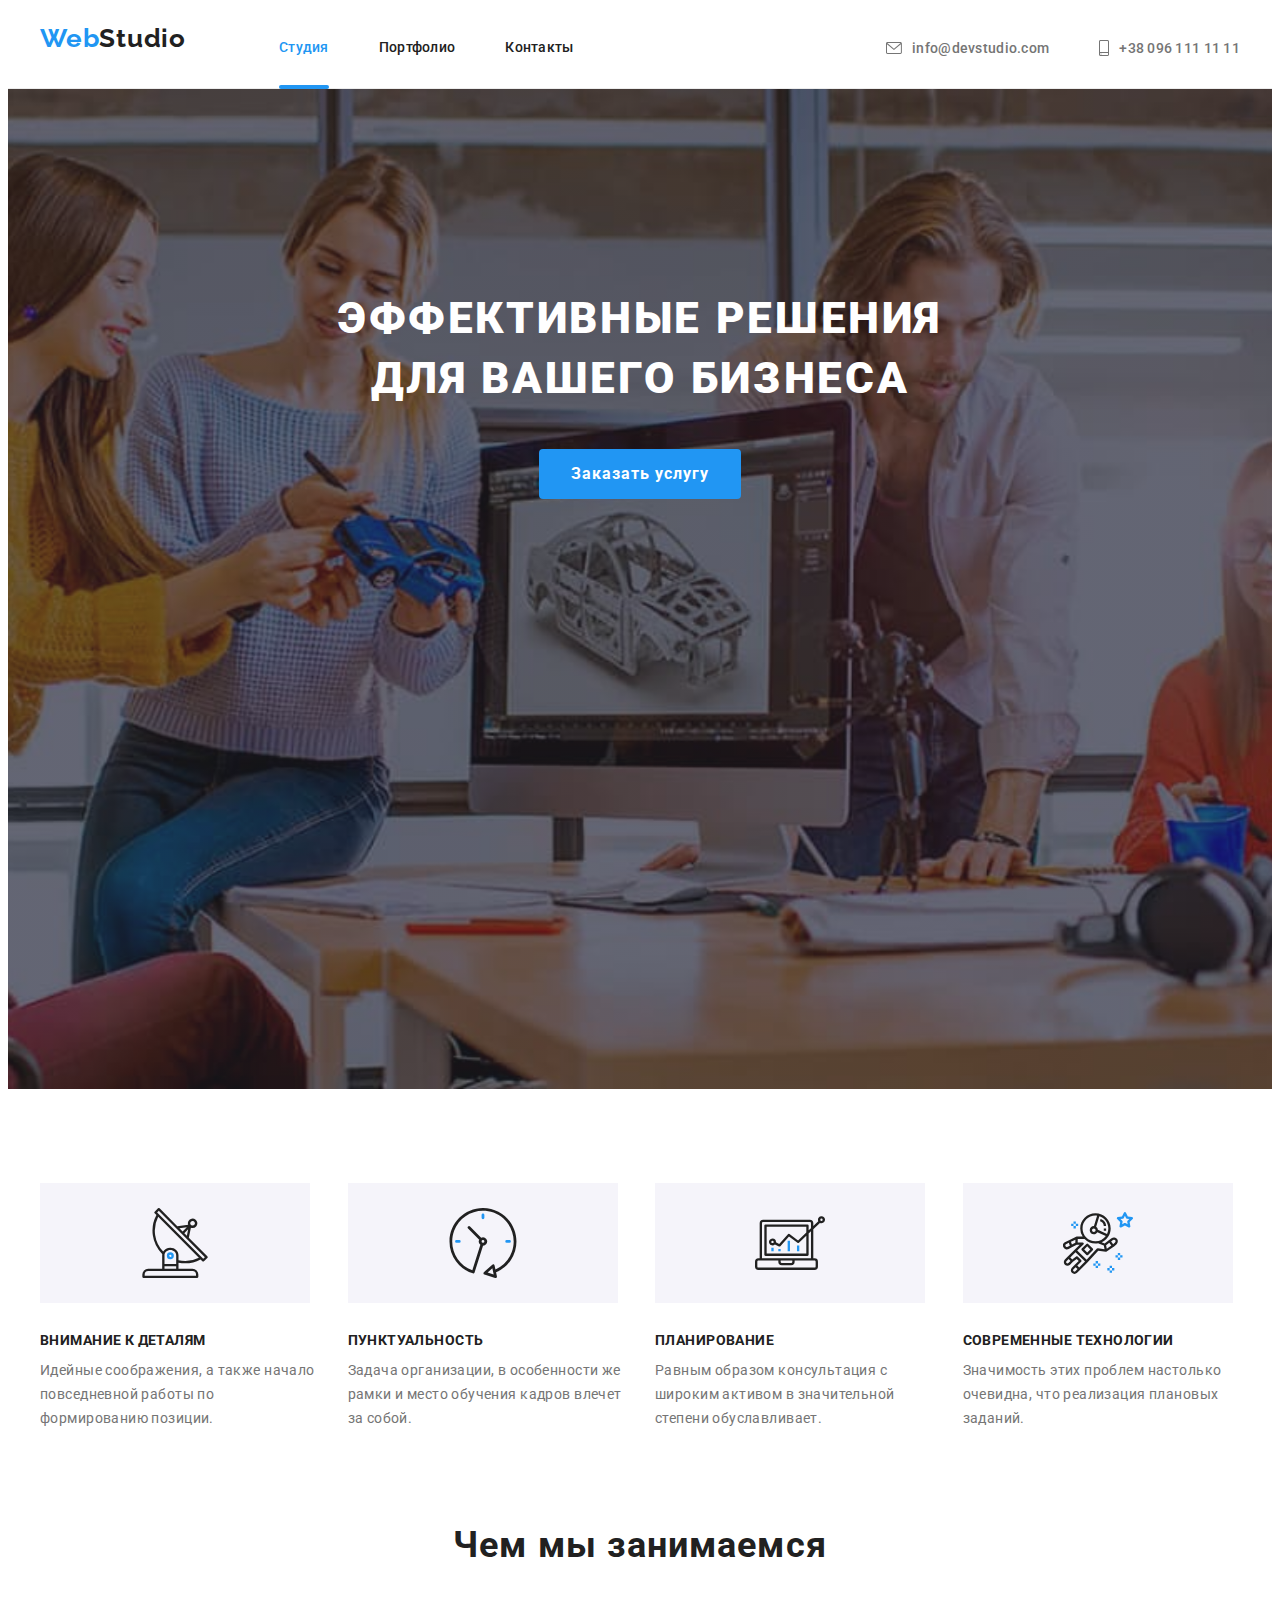
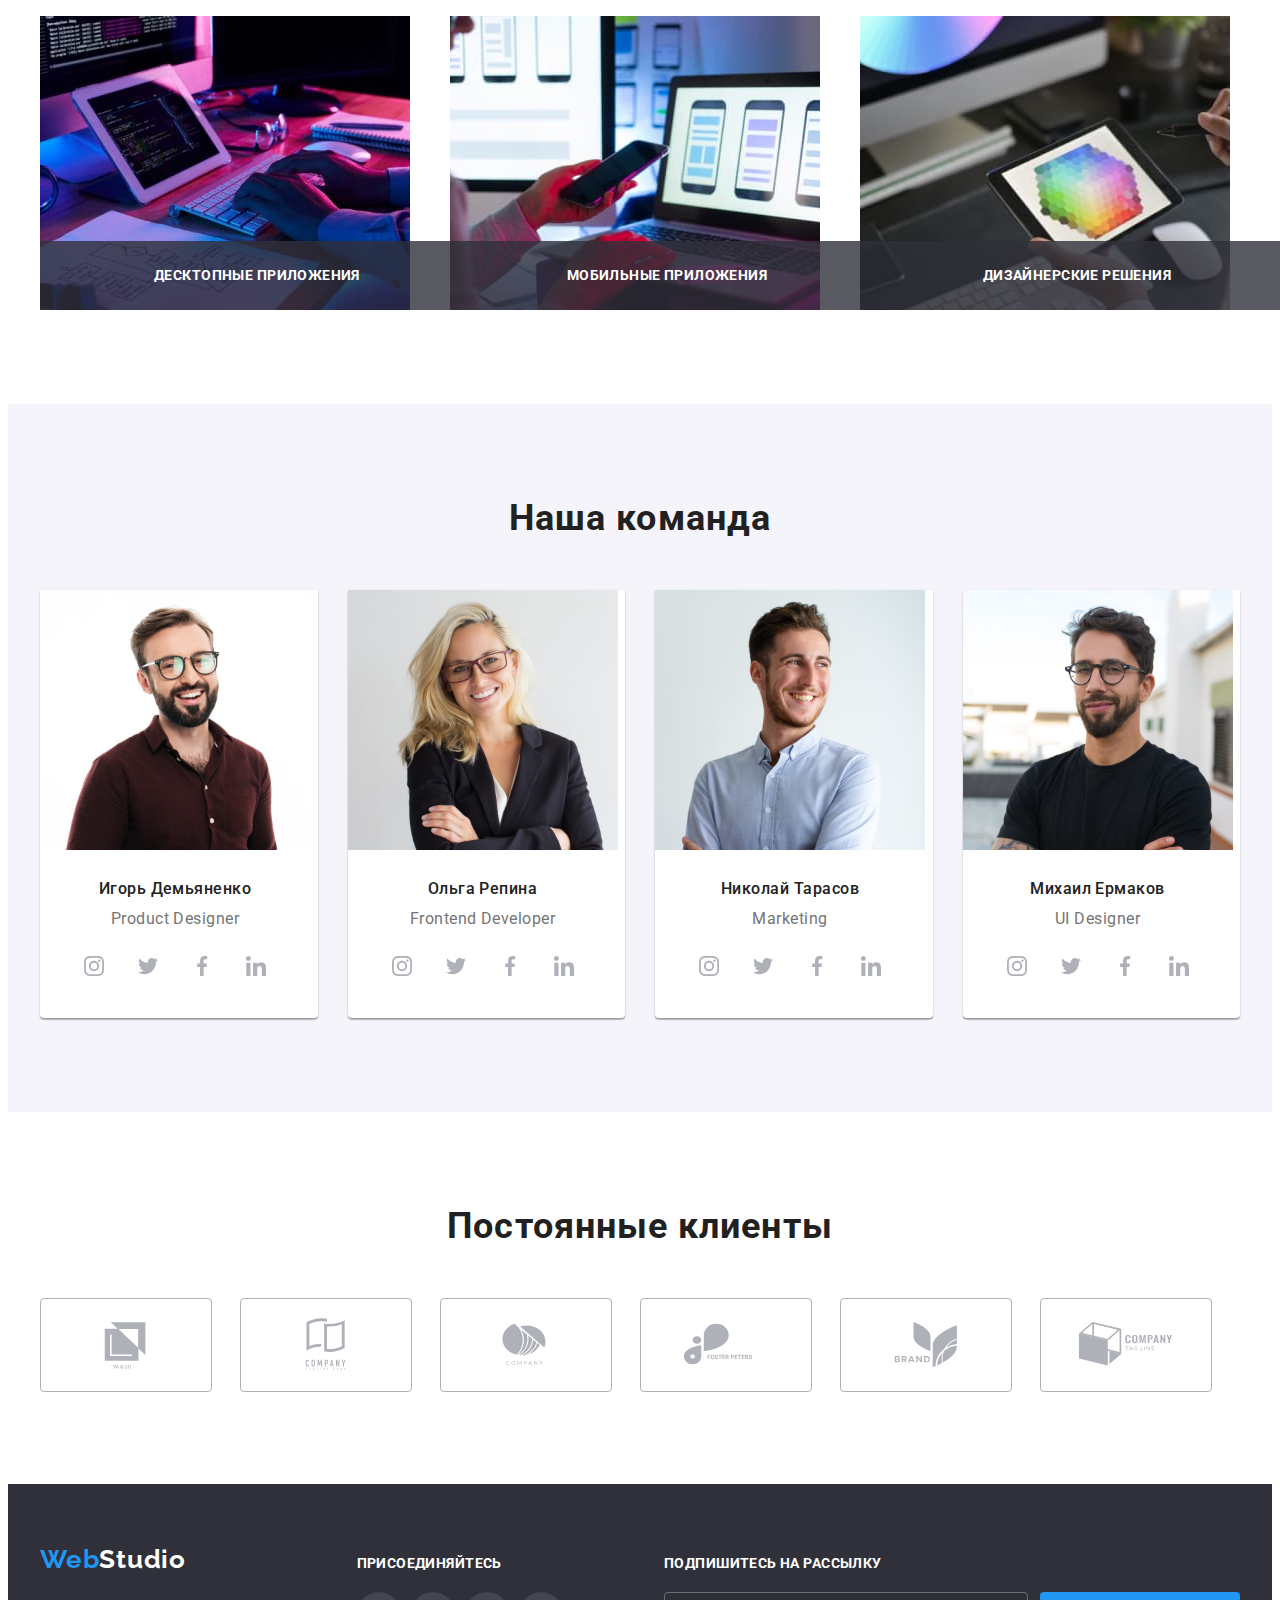
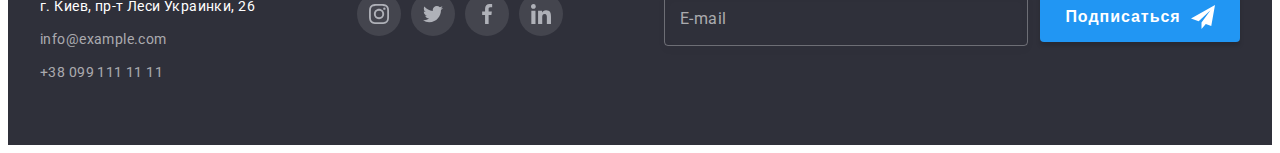
<file: index.html>
<!DOCTYPE html>
<html lang="ru">
  <head>
    <meta charset="UTF-8" />
    <meta http-equiv="X-UA-Compatible" content="IE=edge" />
    <meta name="viewport" content="width=device-width, initial-scale=1.0" />
    <title>WebStudio</title>
    <link rel="preconnect" href="https://fonts.googleapis.com" />
    <link rel="preconnect" href="https://fonts.gstatic.com" crossorigin />
    <link
      href="https://fonts.googleapis.com/css2?family=Raleway:wght@700&family=Roboto:wght@400;500;700;900&display=swap"
      rel="stylesheet"
    />
    <link
      rel="stylesheet"
      href="https://cdnjs.cloudflare.com/ajax/libs/modern-normalize/1.1.0/modern-normalize.min.css"
      integrity="sha512-wpPYUAdjBVSE4KJnH1VR1HeZfpl1ub8YT/NKx4PuQ5NmX2tKuGu6U/JRp5y+Y8XG2tV+wKQpNHVUX03MfMFn9Q=="
      crossorigin="anonymous"
      referrerpolicy="no-referrer"
    />
    <link rel="stylesheet" href="./css/main.min.css" />
  </head>
  <body>
    <header class="header">
      <div class="container header__container">
        <nav class="nav">
          <a href="/" class="logo"><span class="logo__span">Web</span>Studio</a>

          <ul class="site-nav list">
            <li class="site-nav__item">
              <a href="./index.html" class="site-nav__link site-nav__link--current link">Студия</a>
            </li>
            <li class="site-nav__item">
              <a href="./portfolio.html" class="site-nav__link link">Портфолио</a>
            </li>
            <li class="site-nav__item"><a href="" class="site-nav__link link">Контакты</a></li>
          </ul>
        </nav>

        <ul class="site-contact list">
          <li class="site-contact__item">
            <a href="mailto:info@devstudio.com" class="site-contact__link link">
              <svg class="site-contact__icon" width="16" height="12">
                <use class="" href="./images/icon.svg#icon-envelope"></use>
              </svg>
              info@devstudio.com</a
            >
          </li>

          <li class="site-contact__item">
            <a href="tel:+380961111111" class="site-contact__link link">
              <svg class="site-contact__icon" width="10" height="16">
                <use class="" href="./images/icon.svg#icon-smartphone"></use>
              </svg>
              +38 096 111 11 11</a
            >
          </li>
        </ul>
      </div>
    </header>

    <main>
      <section class="hero">
        <div class="container">
          <h1 class="hero__title">Эффективные решения для вашего бизнеса</h1>
          <button type="button" class="hero__btn" data-modal-open>Заказать услугу</button>
        </div>
      </section>

      <!-- features  -->
      <section class="section">
        <div class="container">
          <h2 class="visually-hidden">Особенности</h2>
          <ul class="feature-list list">
            <li class="feature-list__item">
              <div class="feature-list__box">
                <svg class="feature-list__icon" width="70" height="70">
                  <use class="" href="./images/icon.svg#icon-antenna"></use>
                </svg>
              </div>
              <h3 class="feature-list__title">Внимание к деталям</h3>
              <p class="feature-list__text">
                Идейные соображения, а также начало повседневной работы по формированию позиции.
              </p>
            </li>

            <li class="feature-list__item">
              <div class="feature-list__box">
                <svg class="feature-list__icon" width="70" height="70">
                  <use class="" href="./images/icon.svg#icon-clock"></use>
                </svg>
              </div>
              <h3 class="feature-list__title">Пунктуальность</h3>
              <p class="feature-list__text">
                Задача организации, в особенности же рамки и место обучения кадров влечет за собой.
              </p>
            </li>

            <li class="feature-list__item">
              <div class="feature-list__box">
                <svg class="feature-list__icon" width="70" height="70">
                  <use class="" href="./images/icon.svg#icon-diagram"></use>
                </svg>
              </div>
              <h3 class="feature-list__title">Планирование</h3>
              <p class="feature-list__text">
                Равным образом консультация с широким активом в значительной степени обуславливает.
              </p>
            </li>

            <li class="feature-list__item">
              <div class="feature-list__box">
                <svg class="feature-list-icon" width="70" height="70">
                  <use class="" href="./images/icon.svg#icon-astronaut"></use>
                </svg>
              </div>
              <h3 class="feature-list__title">Современные технологии</h3>
              <p class="feature-list__text">
                Значимость этих проблем настолько очевидна, что реализация плановых заданий.
              </p>
            </li>
          </ul>
        </div>
      </section>

      <section class="section no-padding">
        <div class="container">
          <h2 class="section__title">Чем мы занимаемся</h2>
          <ul class="about list">
            <li class="about__item">
              <div class="thumb">
                <img src="./images/box1.jpg" alt="разработка сайта" width="370" height="294" />
                <p class="thumb__label">Десктопные приложения</p>
              </div>
            </li>
            <li class="about__item">
              <div class="thumb">
                <img
                  src="./images/box2.jpg"
                  alt="разработка мобильного приложения"
                  width="370"
                  height="294"
                />
                <p class="thumb__label">Мобильные приложения</p>
              </div>
            </li>
            <li class="about__item">
              <div class="thumb">
                <img
                  src="./images/box3.jpg"
                  alt="цветовая палитра на планшете"
                  width="370"
                  height="294"
                />
                <p class="thumb__label">Дизайнерские решения</p>
              </div>
            </li>
          </ul>
        </div>
        <!----    team -------->
      </section>
      <section class="section team">
        <div class="container">
          <h2 class="section__title">Наша команда</h2>
          <ul class="team-list list">
            <li class="team-list__item">
              <img src="./images/card-1.jpg" alt="Игорь Демьяненко" width="270" height="260" />

              <div class="team-card">
                <h3 class="team-card__name">Игорь Демьяненко</h3>
                <p class="team-card__pos">Product Designer</p>

                <ul class="soc-list list">
                  <li class="soc-list__item">
                    <a href="" class="soc-list__link link">
                      <svg class="soc-list__icon" width="20" height="20">
                        <use class="" href="./images/icon.svg#icon-instagram"></use>
                      </svg>
                    </a>
                  </li>
                  <li class="soc-list__item">
                    <a href="" class="soc-list__link link">
                      <svg class="soc-list__icon" width="20" height="20">
                        <use class="" href="./images/icon.svg#icon-twitter"></use>
                      </svg>
                    </a>
                  </li>
                  <li class="soc-list__item">
                    <a href="" class="soc-list__link link">
                      <svg class="soc-list__icon" width="20" height="20">
                        <use class="" href="./images/icon.svg#icon-facebook"></use>
                      </svg>
                    </a>
                  </li>
                  <li class="soc-list__item">
                    <a href="" class="soc-list__link link">
                      <svg class="soc-list__icon" width="20" height="20">
                        <use class="" href="./images/icon.svg#icon-linkedin"></use>
                      </svg>
                    </a>
                  </li>
                </ul>
              </div>
            </li>

            <li class="team-list__item">
              <img src="./images/card-2.jpg" alt="Ольга Репина" width="270" height="260" />

              <div class="team-card">
                <h3 class="team-card__name">Ольга Репина</h3>
                <p class="team-card__pos">Frontend Developer</p>

                <ul class="soc-list list">
                  <li class="soc-list__item">
                    <a href="" class="soc-list__link link">
                      <svg class="soc-list__icon" width="20" height="20">
                        <use class="" href="./images/icon.svg#icon-instagram"></use>
                      </svg>
                    </a>
                  </li>
                  <li class="soc-list__item">
                    <a href="" class="soc-list__link link">
                      <svg class="soc-list__icon" width="20" height="20">
                        <use class="" href="./images/icon.svg#icon-twitter"></use>
                      </svg>
                    </a>
                  </li>
                  <li class="soc-list__item">
                    <a href="" class="soc-list__link link">
                      <svg class="soc-list__icon" width="20" height="20">
                        <use class="" href="./images/icon.svg#icon-facebook"></use>
                      </svg>
                    </a>
                  </li>
                  <li class="soc-list__item">
                    <a href="" class="soc-list__link link">
                      <svg class="soc-list__icon" width="20" height="20">
                        <use class="" href="./images/icon.svg#icon-linkedin"></use>
                      </svg>
                    </a>
                  </li>
                </ul>
              </div>
            </li>

            <li class="team-list__item">
              <img src="./images/card-3.jpg" alt="Николай Тарасов" width="270" height="260" />

              <div class="team-card">
                <h3 class="team-card__name">Николай Тарасов</h3>
                <p class="team-card__pos">Marketing</p>

                <ul class="soc-list list">
                  <li class="soc-list__item">
                    <a href="" class="soc-list__link link">
                      <svg class="soc-list__icon" width="20" height="20">
                        <use class="" href="./images/icon.svg#icon-instagram"></use>
                      </svg>
                    </a>
                  </li>
                  <li class="soc-list__item">
                    <a href="" class="soc-list__link link">
                      <svg class="soc-list__icon" width="20" height="20">
                        <use class="" href="./images/icon.svg#icon-twitter"></use>
                      </svg>
                    </a>
                  </li>
                  <li class="soc-list__item">
                    <a href="" class="soc-list__link link">
                      <svg class="soc-list__icon" width="20" height="20">
                        <use class="" href="./images/icon.svg#icon-facebook"></use>
                      </svg>
                    </a>
                  </li>
                  <li class="soc-list__item">
                    <a href="" class="soc-list__link link">
                      <svg class="soc-list__icon" width="20" height="20">
                        <use class="" href="./images/icon.svg#icon-linkedin"></use>
                      </svg>
                    </a>
                  </li>
                </ul>
              </div>
            </li>

            <li class="team-list__item">
              <img src="./images/card-4.jpg" alt="Михаил Ермаков" width="270" height="260" />

              <div class="team-card">
                <h3 class="team-card__name">Михаил Ермаков</h3>
                <p class="team-card__pos">UI Designer</p>

                <ul class="soc-list list">
                  <li class="soc-list__item">
                    <a href="" class="soc-list__link link">
                      <svg class="soc-list__icon" width="20" height="20">
                        <use class="" href="./images/icon.svg#icon-instagram"></use>
                      </svg>
                    </a>
                  </li>
                  <li class="soc-list__item">
                    <a href="" class="soc-list__link link">
                      <svg class="soc-list__icon" width="20" height="20">
                        <use class="" href="./images/icon.svg#icon-twitter"></use>
                      </svg>
                    </a>
                  </li>
                  <li class="soc-list__item">
                    <a href="" class="soc-list__link link">
                      <svg class="soc-list__icon" width="20" height="20">
                        <use class="" href="./images/icon.svg#icon-facebook"></use>
                      </svg>
                    </a>
                  </li>
                  <li class="soc-list__item">
                    <a href="" class="soc-list__link link">
                      <svg class="soc-list__icon" width="20" height="20">
                        <use class="" href="./images/icon.svg#icon-linkedin"></use>
                      </svg>
                    </a>
                  </li>
                </ul>
              </div>
            </li>
          </ul>
        </div>
      </section>

      <!----- clients------->

      <section class="section">
        <div class="container">
          <h2 class="section__title">Постоянные клиенты</h2>

          <ul class="clients-list list">
            <li class="clients-list__item">
              <a href="" class="clients-list__link link">
                <svg class="clients-list__icon" width="106" height="60">
                  <use class="" href="./images/icon.svg#icon-Logo-1"></use>
                </svg>
              </a>
            </li>

            <li class="clients-list__item">
              <a href="" class="clients-list__link link">
                <svg class="clients-list__icon" width="106" height="60">
                  <use class="" href="./images/icon.svg#icon-Logo-2"></use>
                </svg>
              </a>
            </li>

            <li class="clients-list__item">
              <a href="" class="clients-list__link link">
                <svg class="clients-list__icon" width="106" height="60">
                  <use class="" href="./images/icon.svg#icon-Logo-3"></use>
                </svg>
              </a>
            </li>

            <li class="clients-list__item">
              <a href="" class="clients-list__link link">
                <svg class="clients-list__icon" width="106" height="60">
                  <use class="" href="./images/icon.svg#icon-Logo-4"></use>
                </svg>
              </a>
            </li>

            <li class="clients-list__item">
              <a href="" class="clients-list__link link">
                <svg class="clients-list__icon" width="106" height="60">
                  <use class="" href="./images/icon.svg#icon-Logo-5"></use>
                </svg>
              </a>
            </li>

            <li class="clients-list__item">
              <a href="" class="clients-list__link link">
                <svg class="clients-list__icon" width="106" height="60">
                  <use class="" href="./images/icon.svg#icon-Logo-6"></use>
                </svg>
              </a>
            </li>
          </ul>
        </div>
      </section>
    </main>
    <!---------------- footer------------------>

    <footer class="footer">
      <div class="container footer__container">
        <div class="footer-contact">
          <a href="/" class="logo footer__logo"><span class="logo__span">Web</span>Studio</a>

          <address>
            <ul class="footer__list list">
              <li>
                <a
                  href="https://www.google.com/maps/place/Lesi+Ukrainky+Blvd,+26,+Kyiv,+Ukraine,+02000/@50.4265807,30.5361971"
                  class="footer-list__link footer-list__link--white"
                  >г. Киев, пр-т Леси Украинки, 26</a
                >
              </li>
              <li>
                <a href="mailto:info@example.com" class="footer-list__link link"
                  >info@example.com</a
                >
              </li>
              <li>
                <a href="tel:+380991111111" class="footer-list__link no-margin"
                  >+38 099 111 11 11</a
                >
              </li>
            </ul>
          </address>
        </div>

        <div class="footer-box-soc">
          <h2 class="footer-title">Присоединяйтесь</h2>
          <ul class="footer-soc-list list">
            <li class="footer-soc-list__item">
              <a href="" class="footer-soc-list__link link">
                <svg class="footer-soc-list__icon" width="20" height="20">
                  <use class="" href="./images/icon.svg#icon-instagram"></use>
                </svg>
              </a>
            </li>

            <li class="footer-soc-list__item">
              <a href="" class="footer-soc-list__link link">
                <svg class="footer-soc-list__icon" width="20" height="20">
                  <use class="" href="./images/icon.svg#icon-twitter"></use>
                </svg>
              </a>
            </li>

            <li class="footer-soc-list__item">
              <a href="" class="footer-soc-list__link link">
                <svg class="footer-soc-list__icon" width="20" height="20">
                  <use class="" href="./images/icon.svg#icon-facebook"></use>
                </svg>
              </a>
            </li>

            <li class="footer-soc-list__item">
              <a href="" class="footer-soc-list__link link">
                <svg class="footer-soc-list__icon" width="20" height="20">
                  <use class="" href="./images/icon.svg#icon-linkedin"></use>
                </svg>
              </a>
            </li>
          </ul>
        </div>

        <form class="footer-form">
          <h2 class="footer-title">Подпишитесь на рассылку</h2>
          <div class="footer-form__field">
            <div class="footer-form__wrap">
              <input
                type="email"
                class="footer-form__input"
                name="email"
                id="email"
                placeholder=" "
                required
              />
              <label for="email" class="footer-form__lable">E-mail</label>
            </div>

            <button type="submit" class="form-btn">
              Подписаться
              <svg class="footer-form__icon" width="24" height="24">
                <use class="" href="./images/icon.svg#icon-send"></use>
              </svg>
            </button>
          </div>
        </form>
      </div>
    </footer>

    <div class="backdrop is-hidden" data-modal>
      <div class="modal">
        <button type="button" class="modale-close-btn" data-modal-close>
          <svg width="18" height="18">
            <use class="" href="./images/icon.svg#icon-close-black"></use>
          </svg>
        </button>

        <p class="modal-title">Оставьте свои данные, мы вам перезвоним</p>

        <form class="modal-form">
          <div class="modal-field">
            <label class="modal-lable" for="name">Имя</label>
            <div class="input-wrap">
              <input type="text" name="user-name" class="modal-input" id="name" />
              <svg class="input-icon" width="18" height="18">
                <use href="./images/icon.svg#icon-person"></use>
              </svg>
            </div>
          </div>

          <div class="modal-field">
            <label class="modal-lable" for="tel">Телефон</label>
            <div class="input-wrap">
              <input type="tel" name="tel" class="modal-input" id="tel" />
              <svg class="input-icon" width="18" height="18">
                <use href="./images/icon.svg#icon-phone"></use>
              </svg>
            </div>
          </div>
          <div class="modal-field">
            <label class="modal-lable" for="mail">Почта</label>
            <div class="input-wrap">
              <input type="email" name="email" class="modal-input" id="mail" />
              <svg class="input-icon" width="18" height="18">
                <use href="./images/icon.svg#icon-email"></use>
              </svg>
            </div>
          </div>

          <div class="modal-field">
            <label class="modal-lable" for="modal-text">Комментарий</label>
            <textarea
              name="modal-text"
              id="modal-text"
              class="modal-textarea"
              placeholder="Введите текст"
            ></textarea>
          </div>

          <div class="modal-field">
            <input
              type="checkbox"
              name="privacy"
              class="check-input visually-hidden"
              id="privacy"
            />
            <label for="privacy" class="check-text"
              ><span>
                <svg class="check-icon" width="11" height="8">
                  <use href="./images/icon.svg#icon-chek"></use>
                </svg> </span
              >Соглашаюсь с рассылкой и принимаю &nbsp <a href="">Условия договора</a></label
            >
          </div>

          <button type="submit" class="modale-btn">Отправить</button>
        </form>
      </div>
    </div>

    <script src="./js/modal.js"></script>
  </body>
</html>
</file>
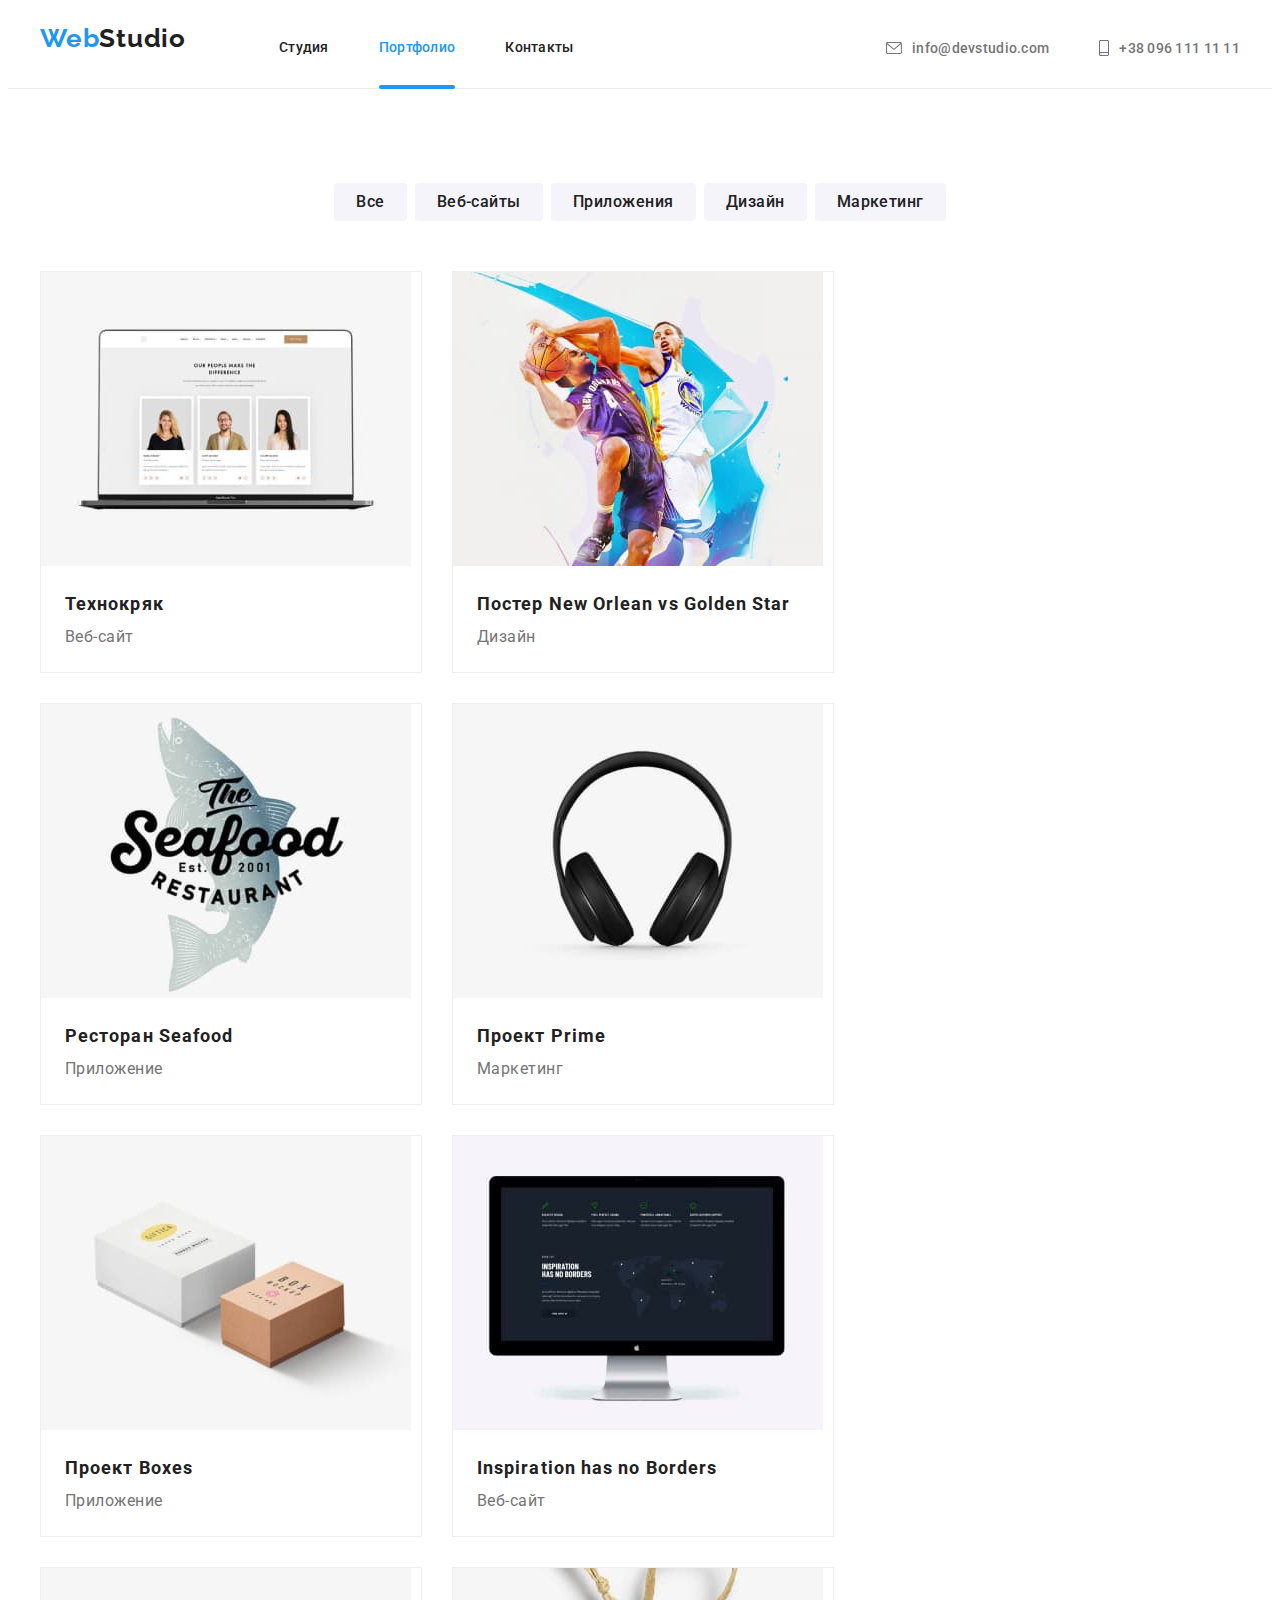
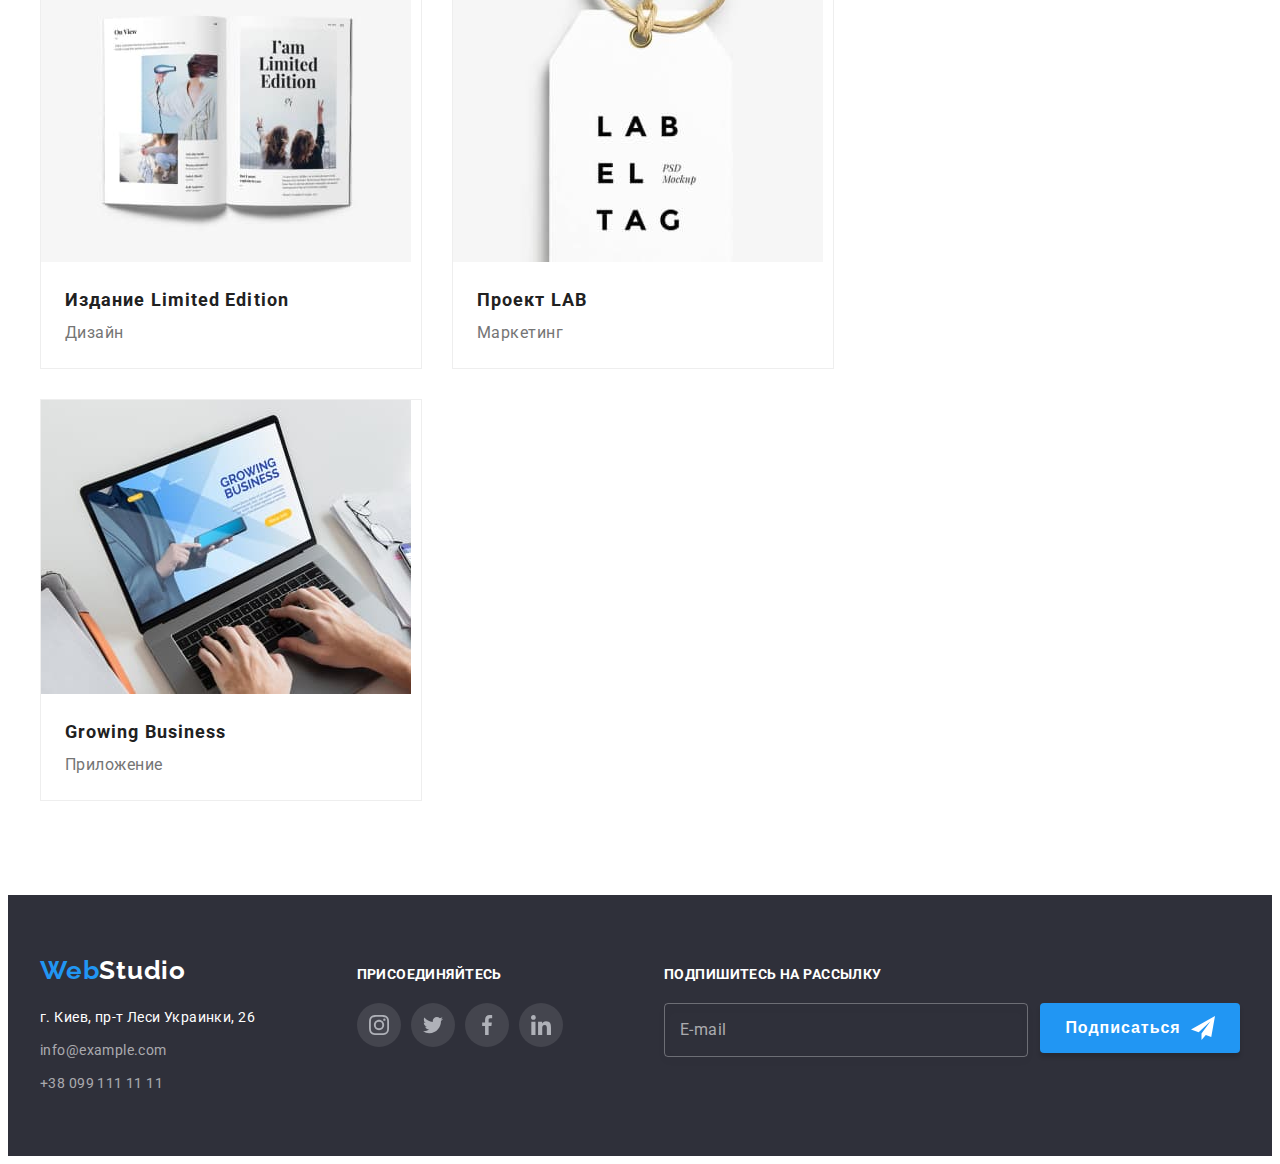
<file: portfolio.html>
<!DOCTYPE html>
<html lang="en">
<head>
    <meta charset="UTF-8">
    <meta http-equiv="X-UA-Compatible" content="IE=edge">
    <meta name="viewport" content="width=device-width, initial-scale=1.0">
    <title>WebStudio</title>
    <link rel="preconnect" href="https://fonts.googleapis.com">
    <link rel="preconnect" href="https://fonts.gstatic.com" crossorigin>
    <link href="https://fonts.googleapis.com/css2?family=Raleway:wght@700&family=Roboto:wght@400;500;700;900&display=swap"
        rel="stylesheet">
     <link rel="stylesheet" href="https://cdnjs.cloudflare.com/ajax/libs/modern-normalize/1.1.0/modern-normalize.min.css"
            integrity="sha512-wpPYUAdjBVSE4KJnH1VR1HeZfpl1ub8YT/NKx4PuQ5NmX2tKuGu6U/JRp5y+Y8XG2tV+wKQpNHVUX03MfMFn9Q=="
            crossorigin="anonymous" referrerpolicy="no-referrer" />
    
    <link rel="stylesheet" href="./css/main.min.css" />
</head>
<body>
<header class="header">
      <div class="container header__container">
        <nav class="nav">
          <a href="/" class="logo"><span class="logo__span">Web</span>Studio</a>

          <ul class="site-nav list">
            <li class="site-nav__item">
              <a href="./index.html" class="site-nav__link  link">Студия</a>
            </li>
            <li class="site-nav__item">
              <a href="./portfolio.html" class="site-nav__link site-nav__link--current link">Портфолио</a>
            </li>
            <li class="site-nav__item"><a href="" class="site-nav__link link">Контакты</a></li>
          </ul>
        </nav>

        <ul class="site-contact list">
          <li class="site-contact__item">
            <a href="mailto:info@devstudio.com" class="site-contact__link link">
              <svg class="site-contact__icon" width="16" height="12">
                <use class="" href="./images/icon.svg#icon-envelope"></use>
              </svg>
              info@devstudio.com</a
            >
          </li>

          <li class="site-contact__item">
            <a href="tel:+380961111111" class="site-contact__link link">
              <svg class="site-contact__icon" width="10" height="16">
                <use class="" href="./images/icon.svg#icon-smartphone"></use>
              </svg>
              +38 096 111 11 11</a
            >
          </li>
        </ul>
      </div>
    </header>

        <section class="section works">
            <div class="container">
            <h1 class="visually-hidden">Наши работы</h1>
            <ul class="filter list">
                <li class="filter__item"><button type="button" class="filter__btn">Все</button></li>
                <li class="filter__item"><button type="button" class="filter__btn">Веб-сайты</button></li>
                <li class="filter__item"><button type="button" class="filter__btn">Приложения</button></li>
                <li class="filter__item"><button type="button" class="filter__btn">Дизайн</button></li>
                <li class="filter__item"><button type="button" class="filter__btn">Маркетинг</button></li>
            </ul>

            <ul class="works-list list">
                <li class="works-list__item">
                    <a href="" class="works-list__link link">

                    <div class="works-card">
                    <img src="./images/project-1.jpg" alt="экран с фотокарточками" width="370" height="294">
                    <p class="works-card__text">Ресурс предлагает комплексные предложения с разным уровнем функционала и сервисов. Все это позволит посетителю получить
                        исчерпывающие сведения о компании или частном лице.</p>
                    </div>
                    
                    <div class="works-card__meta">
                    <h2 class="works-card__title">Технокряк</h2>
                    <p class="works-card__type">Веб-сайт</p>
                    </div>
                    </a>
                </li>
                
                <li class="works-list__item">
    
                    <a href="" class="works-list__link link">
                    <div class="works-card">
                    <img src="./images/project-2.jpg" alt="баскетболисты с мячом" width="370" height="294">

                    <p class="works-card__text">Ресурс предлагает комплексные предложения с разным уровнем функционала и сервисов. Все это
                        позволит посетителю получить исчерпывающие сведения о компании или частном лице.</p>
                    </div>

                    <div class="works-card__meta">
                    <h2 class="works-card__title">Постер New Orlean vs Golden Star</h2>
                    <p class="works-card__type">Дизайн</p>
                    </div>
                    </a>
                </li>

                <li class="works-list__item">

                    <a href="" class="works-list__link link">
                    <div class="works-card">
                    <img src="./images/project-3.jpg" alt="лого ресторана сифуд" width="370" height="294">
                    <p class="works-card__text">Ресурс предлагает комплексные предложения с разным уровнем функционала и сервисов. Все это
                        позволит посетителю получить исчерпывающие сведения о компании или частном лице.</p>
                    </div>

                    <div class="works-card__meta">
                    <h2 class="works-card__title">Ресторан Seafood</h2>
                    <p class="works-card__type">Приложение</p>
                    </div>
                    </a>
                </li>
                
                <li class="works-list__item">

                    <a href="" class="works-list__link link">
                    <div class="works-card">
                    <img src="./images/project-4.jpg" alt="наушники" width="370" height="294">
                    <p class="works-card__text">Ресурс предлагает комплексные предложения с разным уровнем функционала и сервисов. Все это
                        позволит посетителю получить исчерпывающие сведения о компании или частном лице.</p>
                    </div>

                    <div class="works-card__meta">
                    <h2 class="works-card__title">Проект Prime</h2>
                    <p class="works-card__type">Маркетинг</p>
                    </div>
                    </a>
                </li>

                <li class="works-list__item">

                    <a href="" class="works-list__link link">
                    <div class="works-card">
                    <img src="./images/project-5.jpg" alt="две коробки" width="370" height="294">
                    <p class="works-card__text">Ресурс предлагает комплексные предложения с разным уровнем функционала и сервисов. Все это
                        позволит посетителю получить исчерпывающие сведения о компании или частном лице.</p>
                    </div>

                    <div class="works-card__meta">
                    <h2 class="works-card__title">Проект Boxes</h2>
                    <p class="works-card__type">Приложение</p>
                    </div>
                    </a>
                </li>

                <li class="works-list__item">

                    <a href="" class="works-list__link link">
                    <div class="works-card">
                    <img src="./images/project-6.jpg" alt="монитор" width="370" height="294">
                    <p class="works-card__text">Ресурс предлагает комплексные предложения с разным уровнем функционала и сервисов. Все это
                        позволит посетителю получить исчерпывающие сведения о компании или частном лице.</p>
                    </div>

                    <div class="works-card__meta">
                    <h2 class="works-card__title">Inspiration has no Borders</h2>
                    <p class="works-card__type">Веб-сайт</p>
                    </div>
                    </a>

                </li>

                <li class="works-list__item">

                    <a href="" class="works-list__link link">
                    <div class="works-card">
                    <img src="./images/project-7.jpg" alt="журнал" width="370" height="294">
                    <p class="works-card__text">Ресурс предлагает комплексные предложения с разным уровнем функционала и сервисов. Все это
                        позволит посетителю получить исчерпывающие сведения о компании или частном лице.</p>
                    </div>

                    <div class="works-card__meta">
                    <h2 class="works-card__title">Издание Limited Edition</h2>
                    <p class="works-card__type">Дизайн</p>
                    </div>
                    </a>
                </li>

                <li class="works-list__item">

                    <a href="" class="works-list__link link">
                    <div class="works-card">
                    <img src="./images/project-8.jpg" alt="ярлык с надписью" width="370" height="294">
                    <p class="works-card__text">Ресурс предлагает комплексные предложения с разным уровнем функционала и сервисов. Все это
                        позволит посетителю получить исчерпывающие сведения о компании или частном лице.</p>
                    </div>

                    <div class="works-card__meta">
                    <h2 class="works-card__title">Проект LAB</h2>
                    <p class="works-card__type">Маркетинг</p>
                    </div>
                    </a>
                </li>

                <li class="works-list__item">

                    <a href="" class="works-list__link link">
                    <div class="works-card">
                    <img src="./images/project-9.jpg" alt="ноутбук и руки" width="370" height="294">
                    <p class="works-card__text">Ресурс предлагает комплексные предложения с разным уровнем функционала и сервисов. Все это
                        позволит посетителю получить исчерпывающие сведения о компании или частном лице.</p>
                    </div>

                    <div class="works-card__meta">
                    <h2 class="works-card__title">Growing Business</h2>
                    <p class="works-card__type">Приложение</p>
                    </div>
                    </a>
                </li>
               
            </ul>
            </div>
        </section>


    </main>

    <footer class="footer">
      <div class="container footer__container">
        <div class="footer-contact">
          <a href="/" class="logo footer__logo"><span class="logo__span">Web</span>Studio</a>

          <address>
            <ul class="footer__list list">
              <li>
                <a
                  href="https://www.google.com/maps/place/Lesi+Ukrainky+Blvd,+26,+Kyiv,+Ukraine,+02000/@50.4265807,30.5361971"
                  class="footer-list__link footer-list__link--white"
                  >г. Киев, пр-т Леси Украинки, 26</a
                >
              </li>
              <li>
                <a href="mailto:info@example.com" class="footer-list__link link"
                  >info@example.com</a
                >
              </li>
              <li>
                <a href="tel:+380991111111" class="footer-list__link no-margin"
                  >+38 099 111 11 11</a
                >
              </li>
            </ul>
          </address>
        </div>

        <div class="footer-box-soc">
          <h2 class="footer-title">Присоединяйтесь</h2>
          <ul class="footer-soc-list list">
            <li class="footer-soc-list__item">
              <a href="" class="footer-soc-list__link link">
                <svg class="footer-soc-list__icon" width="20" height="20">
                  <use class="" href="./images/icon.svg#icon-instagram"></use>
                </svg>
              </a>
            </li>

            <li class="footer-soc-list__item">
              <a href="" class="footer-soc-list__link link">
                <svg class="footer-soc-list__icon" width="20" height="20">
                  <use class="" href="./images/icon.svg#icon-twitter"></use>
                </svg>
              </a>
            </li>

            <li class="footer-soc-list__item">
              <a href="" class="footer-soc-list__link link">
                <svg class="footer-soc-list__icon" width="20" height="20">
                  <use class="" href="./images/icon.svg#icon-facebook"></use>
                </svg>
              </a>
            </li>

            <li class="footer-soc-list__item">
              <a href="" class="footer-soc-list__link link">
                <svg class="footer-soc-list__icon" width="20" height="20">
                  <use class="" href="./images/icon.svg#icon-linkedin"></use>
                </svg>
              </a>
            </li>
          </ul>
        </div>

        <form class="footer-form">
          <h2 class="footer-title">Подпишитесь на рассылку</h2>
          <div class="footer-form__field">
            <div class="footer-form__wrap">
              <input
                type="email"
                class="footer-form__input"
                name="email"
                id="email"
                placeholder=" "
                required
              />
              <label for="email" class="footer-form__lable">E-mail</label>
            </div>

            <button type="submit" class="form-btn">
              Подписаться
              <svg class="footer-form__icon" width="24" height="24">
                <use class="" href="./images/icon.svg#icon-send"></use>
              </svg>
            </button>
          </div>
        </form>
      </div>
    </footer>

</body>
</html>
</file>
<file: css/main.min.css>
:root{--main-text-color: #757575;--title-text-color: #212121;--accent-color: #2196f3;--secondary-background-color: #2f303a;--primary-white-color: #ffffff;--general-background-color: #f5f4fa;--secondary-btn-color: #212121;--icon-color: #afb1b8;--timing-animation-function: cubic-bezier(0.4, 0, 0.2, 1)}p,h1,h2,h3,h4,h5,h6{margin:0}ul{margin:0;padding-left:0}img{display:block;max-width:100%;height:auto}body{color:var(--main-text-color);font-family:"Roboto",sans-serif}.list{list-style:none;padding:0;margin:0}.link{text-decoration:none}.visually-hidden{position:absolute;white-space:nowrap;width:1px;height:1px;overflow:hidden;border:0;padding:0;clip:rect(0 0 0 0);clip-path:inset(50%);margin:-1px}.container{width:1200px;padding-left:15px;padding-right:15px;margin:0 auto}.section{background-color:var(--primary-white-color);padding-top:94px;padding-bottom:94px}.header{background-color:var(--primary-white-color);border-bottom:1px solid #ececec}.header__container{display:flex;align-items:center}.nav{display:flex;align-items:center}.logo{color:var(--title-text-color);font-family:"Raleway",sans-serif;font-weight:700;font-size:26px;line-height:1.19;letter-spacing:.03em;text-decoration:none}.logo__span{color:var(--accent-color)}.site-nav{display:flex;margin-left:93px}.site-nav__item:not(:last-child){margin-right:50px}.site-nav__link{position:relative;display:block;padding-top:32px;padding-bottom:32px;color:var(--title-text-color);font-family:"Roboto",sans-serif;font-weight:500;font-size:14px;line-height:1.14;letter-spacing:.02em;transition:color 250ms var(--timing-animation-function)}.site-nav__link:hover,.site-nav__link:focus{color:var(--accent-color)}.site-nav__link--current{color:var(--accent-color)}.site-nav__link--current::after{content:"";position:absolute;left:0;bottom:-1px;display:block;width:100%;height:4px;border-radius:2px;background-color:var(--accent-color)}.site-contact{display:flex;margin-left:auto;align-items:center;justify-content:center}.site-contact__item+.site-contact__item{margin-left:50px}.site-contact__icon{margin-right:10px;fill:currentColor}.site-contact .link{display:flex;align-items:center;justify-content:center;font-family:"Roboto",sans-serif;font-style:normal;font-weight:500;font-size:14px;line-height:16px;letter-spacing:.02em;color:var(--main-text-color);transition:color 250ms var(--timing-animation-function)}.site-contact .link:hover,.site-contact .link:focus{color:var(--accent-color)}.hero{text-align:center;max-width:1600px;height:600px;margin:0 auto;padding:200px 0;background-image:linear-gradient(rgba(47, 48, 58, 0.4), rgba(47, 48, 58, 0.4)),url(../images/hero-bg.jpg);background-repeat:no-repeat;background-position:center;background-size:cover}.hero__title{margin:0 auto 40px auto;max-width:630px;color:var(--primary-white-color);font-weight:900;font-size:44px;line-height:1.36;letter-spacing:.06em;text-transform:uppercase}.hero__btn{display:inline-block;border-radius:4px;padding:10px 32px;min-width:200px;color:var(--primary-white-color);background-color:var(--accent-color);cursor:pointer;font-family:inherit;font-weight:700;font-size:16px;line-height:1.88;letter-spacing:.06em;border:none;transition:background-color 250ms var(--timing-animation-function)}.hero__btn:hover,.hero__btn:focus{background-color:#188ce8}.feature-list{display:flex;margin-left:-30px;margin-top:-30px}.feature-list__item{flex-basis:calc(25% - 30px);margin-left:30px;margin-top:30px}.feature-list__box{display:flex;align-items:center;justify-content:center;width:270px;height:120px;margin-bottom:30px;background-color:var(--general-background-color)}.feature-list__title{margin-bottom:10px;color:var(--title-text-color);font-size:14px;line-height:1.14;letter-spacing:.03em;text-transform:uppercase}.feature-list__text{color:var(--main-text-color);font-size:14px;line-height:1.71;letter-spacing:.03em}.no-padding{padding-top:0}.about{display:flex;margin-left:-30px;margin-top:-30px}.about__item{flex-basis:calc(33.3333333333% - 30px);margin-left:30px;margin-top:30px}.thumb{position:relative}.thumb__label{position:absolute;width:100%;bottom:0;padding:27px;font-weight:700;font-size:14px;line-height:1.14;text-align:center;letter-spacing:.03em;text-transform:uppercase;color:var(--primary-white-color);background-color:rgba(47,48,58,.8)}.section__title{margin-bottom:50px;color:var(--title-text-color);font-size:36px;line-height:1.16;text-align:center;letter-spacing:.03em}.team{background-color:var(--general-background-color)}.team-list__item{flex-basis:calc(25% - 30px);margin-left:30px;margin-top:30px;background-color:var(--primary-white-color);box-shadow:0px 1px 3px rgba(0,0,0,.12),0px 1px 1px rgba(0,0,0,.14),0px 2px 1px rgba(0,0,0,.2);border-radius:0px 0px 4px 4px}.team-card{text-align:center;padding:30px 0;width:270px}.team-list{display:flex;margin-left:-30px;margin-top:-30px}.team-card__name{margin-bottom:10px;color:var(--title-text-color);font-weight:500;font-size:16px;line-height:1.18;letter-spacing:.03em}.team-card__pos{color:var(--main-text-color);font-size:16px;line-height:1.19;letter-spacing:.03em;margin-bottom:16px}.soc-list{display:flex;justify-content:center}.soc-list__item{width:44px;height:44px;margin-left:10px}.soc-list__item:first-child{margin-left:0}.soc-list__link{display:flex;align-items:center;justify-content:center;width:100%;height:100%;border-radius:50%;background-color:var(--primary-white-color);color:var(--icon-color);transition:background-color 250ms var(--timing-animation-function),color 250ms var(--timing-animation-function)}.soc-list__link:hover,.soc-list__link:focus{background-color:var(--accent-color);color:var(--primary-white-color)}.soc-list__icon{fill:currentColor}.clients-list{display:flex}.clients-list__item{width:170px;height:92px;margin-left:30px}.clients-list__item:first-child{margin-left:0}.clients-list__link{display:flex;align-items:center;justify-content:center;width:100%;height:100%;border:1px solid var(--icon-color);border-radius:4px;color:var(--icon-color);transition:color 250ms var(--timing-animation-function),border 250ms var(--timing-animation-function)}.clients-list__link:hover,.clients-list__link:focus{color:var(--accent-color);border:1px solid var(--accent-color)}.clients-list__icon{fill:currentColor}.footer{background-color:var(--secondary-background-color);padding-top:60px;padding-bottom:60px}.footer__container{display:flex;align-items:baseline;justify-content:space-between}.logo{display:inline-block;margin-bottom:20px;font-family:"Raleway",sans-serif;font-weight:700;font-size:26px;line-height:1.19;letter-spacing:.03em;text-decoration:none}.footer__logo{color:var(--primary-white-color)}.footer-list__link{display:inline-block;margin-bottom:9px;color:rgba(255,255,255,.6);font-family:"Roboto";font-style:normal;font-weight:400;font-size:14px;line-height:1.71;letter-spacing:.03em;text-decoration:none;transition:color 250ms var(--timing-animation-function)}.footer-list__link:hover,.footer-list__link:focus{color:var(--accent-color)}.footer-list__link--white{color:var(--primary-white-color)}.no-margin{margin-bottom:0}.footer-soc-list{display:flex;justify-content:center}.footer-soc-list__item{width:44px;height:44px;margin-left:10px}.footer-soc-list__item:first-child{margin-left:0}.footer-soc-list__link{display:flex;align-items:center;justify-content:center;width:100%;height:100%;border-radius:50%;background:rgba(255,255,255,.1);color:var(--icon-color);transition:background-color 250ms var(--timing-animation-function),color 250ms var(--timing-animation-function)}.footer-soc-list__link:hover,.footer-soc-list__link:focus{background-color:var(--accent-color);color:var(--primary-white-color)}.footer-soc-list__icon{fill:currentColor}.footer-form__field{display:flex}.footer-title{margin-bottom:20px;font-family:"Roboto";font-style:normal;font-size:14px;line-height:1.14;letter-spacing:.03em;text-transform:uppercase;color:var(--primary-white-color)}.footer-form__wrap{position:relative}.footer-form__lable{position:absolute;top:50%;left:0;transform:translateY(-50%);padding-left:16px;font-weight:400;font-size:16px;line-height:1.25;letter-spacing:.03em;color:rgba(255,255,255,.6)}.footer-form__input:focus+.footer-form__lable{color:var(--primary-white-color);transform:translateY(-120%)}.footer-form__input:not(:placeholder-shown)+.footer-form__lable{color:var(--primary-white-color);transform:translateY(-120%)}.footer-form__input{width:358px;height:50px;color:var(--main-text-color);font:inherit;border:1px solid rgba(255,255,255,.3);filter:drop-shadow(0px 4px 4px rgba(0, 0, 0, 0.15));border-radius:4px;background-color:rgba(0,0,0,0);transition:transform 250ms var(--timing-animation-function),color 250ms var(--timing-animation-function)}.form-btn{display:inline-flex;align-items:center;justify-content:center;margin-left:12px;border:none;background-color:var(--accent-color);box-shadow:0px 4px 4px rgba(0,0,0,.15);border-radius:4px;min-width:200px;height:50px;cursor:pointer;font-weight:700;font-size:16px;line-height:1.88;letter-spacing:.06em;color:var(--primary-white-color);transition:background-color 250ms var(--timing-animation-function)}.form-btn:hover,.form-btn:focus{background-color:#188ce8}.footer-form__icon{margin-left:10px}.backdrop{position:fixed;top:0;left:0;width:100%;height:100%;background-color:rgba(0,0,0,.2);transition:opacity 300ms var(--timing-animation-function),visibility 300ms var(--timing-animation-function)}.modal{position:absolute;width:528px;height:581px;padding:40px;top:50%;left:50%;transform:translate(-50%, -50%) scale(1) rotate(0);background-color:var(--primary-white-color);box-shadow:0px 1px 3px rgba(0,0,0,.12),0px 1px 1px rgba(0,0,0,.14),0px 2px 1px rgba(0,0,0,.2);border-radius:4px;transition:transform 300ms var(--timing-animation-function)}.backdrop.is-hidden .modal{transform:translate(-50%, -50%) scale(0) rotate(-90deg)}.modale-close-btn{position:absolute;top:8px;right:8px;width:30px;height:30px;border:1px solid rgba(0,0,0,.1);border-radius:50%;background-color:rgba(0,0,0,0);display:flex;align-items:center;justify-content:center;cursor:pointer;outline:rgba(0,0,0,0);transition:fill 250ms var(--timing-animation-function)}.modale-close-btn:hover,.modale-close-btn:focus{fill:var(--accent-color)}.is-hidden{opacity:0;visibility:hidden;pointer-events:none}.modal-title{font-weight:700;font-size:20px;line-height:1.15;text-align:center;letter-spacing:.03em;color:var(--title-text-color);margin-bottom:12px}.modal-field{margin-bottom:10px}.input-wrap{position:relative}.modal-input{width:100%;height:40px;padding-left:42px;border:1px solid rgba(33,33,33,.2);border-radius:4px;background-color:rgba(0,0,0,0);outline:rgba(0,0,0,0);cursor:pointer;transition:border-color 250ms var(--timing-animation-function),fill 250ms var(--timing-animation-function)}.modal-input:focus{border-color:var(--accent-color)}.input-icon{position:absolute;left:12px;top:50%;transform:translateY(-50%)}.modal-input:focus+.input-icon{fill:var(--accent-color);border-color:var(--accent-color)}.modale-btn{display:block;border-radius:4px;padding:10px 32px;min-width:200px;margin:30px auto 0 auto;color:var(--primary-white-color);background-color:var(--accent-color);cursor:pointer;font-family:inherit;font-weight:700;font-size:16px;line-height:1.88;letter-spacing:.06em;border:none;transition:background-color 250ms var(--timing-animation-function),box-shadow 250ms var(--timing-animation-function)}.modale-btn:hover,.modale-btn:focus{background-color:#188ce8;box-shadow:0px 4px 4px rgba(0,0,0,.15)}.modal-lable{display:block;margin-bottom:4px;font-size:12px;line-height:1.16;letter-spacing:.01em;color:var(--main-text-color)}.modal-textarea{width:100%;height:120px;padding:12px 16px;border:1px solid rgba(33,33,33,.2);border-radius:4px;outline:rgba(0,0,0,0);resize:none}.modal-textarea:focus{border-color:var(--accent-color)}.modal-textarea::placeholder{font-size:14;line-height:1.16;letter-spacing:.01em;color:rgba(117,117,117,.5)}.check-text{font-weight:400;font-size:14px;line-height:2;letter-spacing:.03em;color:var(--main-text-color);display:flex;align-items:center}.check-text a{color:var(--accent-color)}.check-text span{width:16px;height:15px;margin-right:8px;border:2px solid var(--secondary-btn-color);border-radius:4px;display:flex;align-items:center;justify-content:center}.check-input:checked+.check-text span{background-color:var(--accent-color);background-origin:border-box;border-color:var(--accent-color)}.check-input:focus+.check-text span{background-origin:border-box;border-color:var(--accent-color)}.check-icon{fill:rgba(0,0,0,0)}.check-input:checked+.check-text .check-icon{fill:var(--primary-white-color)}.filter{display:flex;justify-content:center;margin-bottom:50px}.filter__item:not(:last-child){margin-right:8px}.filter__btn{display:inline-block;border-radius:4px;padding:6px 22px;color:var(--secondary-btn-color);background-color:var(--general-background-color);cursor:pointer;font-family:inherit;font-style:normal;font-weight:500;font-size:16px;line-height:1.62;letter-spacing:.03em;border:none;transition:background-color 250ms var(--timing-animation-function),color 250ms var(--timing-animation-function),box-shadow 250ms var(--timing-animation-function)}.filter__btn:hover,.filter__btn:focus{color:var(--primary-white-color);background-color:var(--accent-color);box-shadow:0px 3px 1px rgba(0,0,0,.1),0px 1px 2px rgba(0,0,0,.08),0px 2px 2px rgba(0,0,0,.12)}.team{background-color:var(--general-background-color)}.team-list__item{flex-basis:calc(25% - 30px);margin-left:30px;margin-top:30px;background-color:var(--primary-white-color);box-shadow:0px 1px 3px rgba(0,0,0,.12),0px 1px 1px rgba(0,0,0,.14),0px 2px 1px rgba(0,0,0,.2);border-radius:0px 0px 4px 4px}.team-card{text-align:center;padding:30px 0;width:270px}.team-list{display:flex;margin-left:-30px;margin-top:-30px}.team-card__name{margin-bottom:10px;color:var(--title-text-color);font-weight:500;font-size:16px;line-height:1.18;letter-spacing:.03em}.team-card__pos{color:var(--main-text-color);font-size:16px;line-height:1.19;letter-spacing:.03em;margin-bottom:16px}.soc-list{display:flex;justify-content:center}.soc-list__item{width:44px;height:44px;margin-left:10px}.soc-list__item:first-child{margin-left:0}.soc-list__link{display:flex;align-items:center;justify-content:center;width:100%;height:100%;border-radius:50%;background-color:var(--primary-white-color);color:var(--icon-color);transition:background-color 250ms var(--timing-animation-function),color 250ms var(--timing-animation-function)}.soc-list__link:hover,.soc-list__link:focus{background-color:var(--accent-color);color:var(--primary-white-color)}.soc-list__icon{fill:currentColor}.works-list{display:flex;flex-wrap:wrap;margin-left:-30px;margin-top:-30px}.works-list__item{flex-basis:calc(33.3333333333% - 30px);margin-left:30px;margin-top:30px;cursor:pointer;border:1px solid #eee;transition:box-shadow 250ms var(--timing-animation-function)}.works-list__item:hover{box-shadow:0px 1px 1px rgba(0,0,0,.12),0px 4px 4px rgba(0,0,0,.06),1px 4px 6px rgba(0,0,0,.16)}.works-item .title{margin-bottom:4px}.works-card{position:relative;overflow:hidden}.works-card__text{position:absolute;top:1px;height:100%;width:100%;background-color:rgba(33,150,243,.9);padding:63px 24px;font-size:18px;line-height:1.55;letter-spacing:.03em;color:var(--primary-white-color);transform:translateY(100%);transition:transform 250ms var(--timing-animation-function)}.works-list__link:hover .works-card__text,.works-list__link:focus .works-card__text{transform:translateY(0)}.works-card__meta{padding:20px 24px}.works-card__title{color:var(--title-text-color);font-size:18px;line-height:2;letter-spacing:.06em}.works-card__type{color:var(--main-text-color);font-size:16px;line-height:1.88;letter-spacing:.03em}/*# sourceMappingURL=main.min.css.map */
</file>
